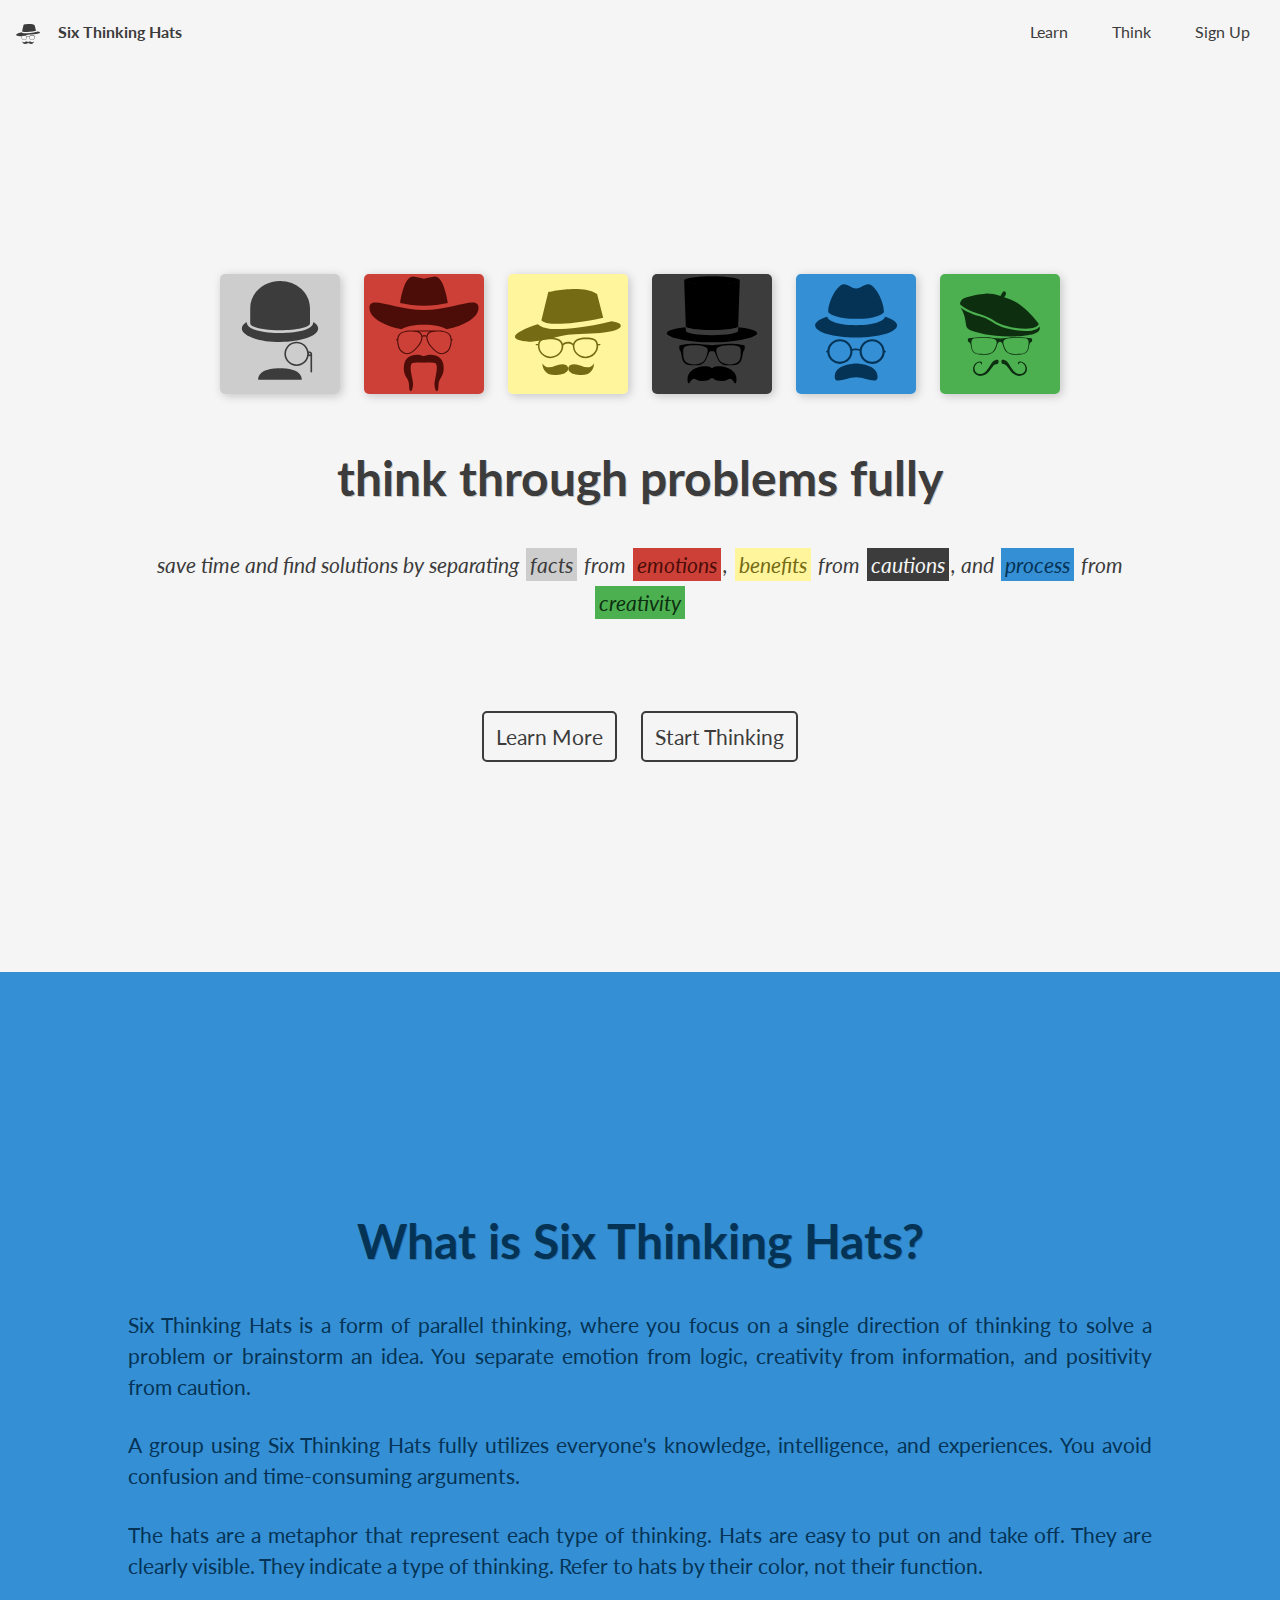
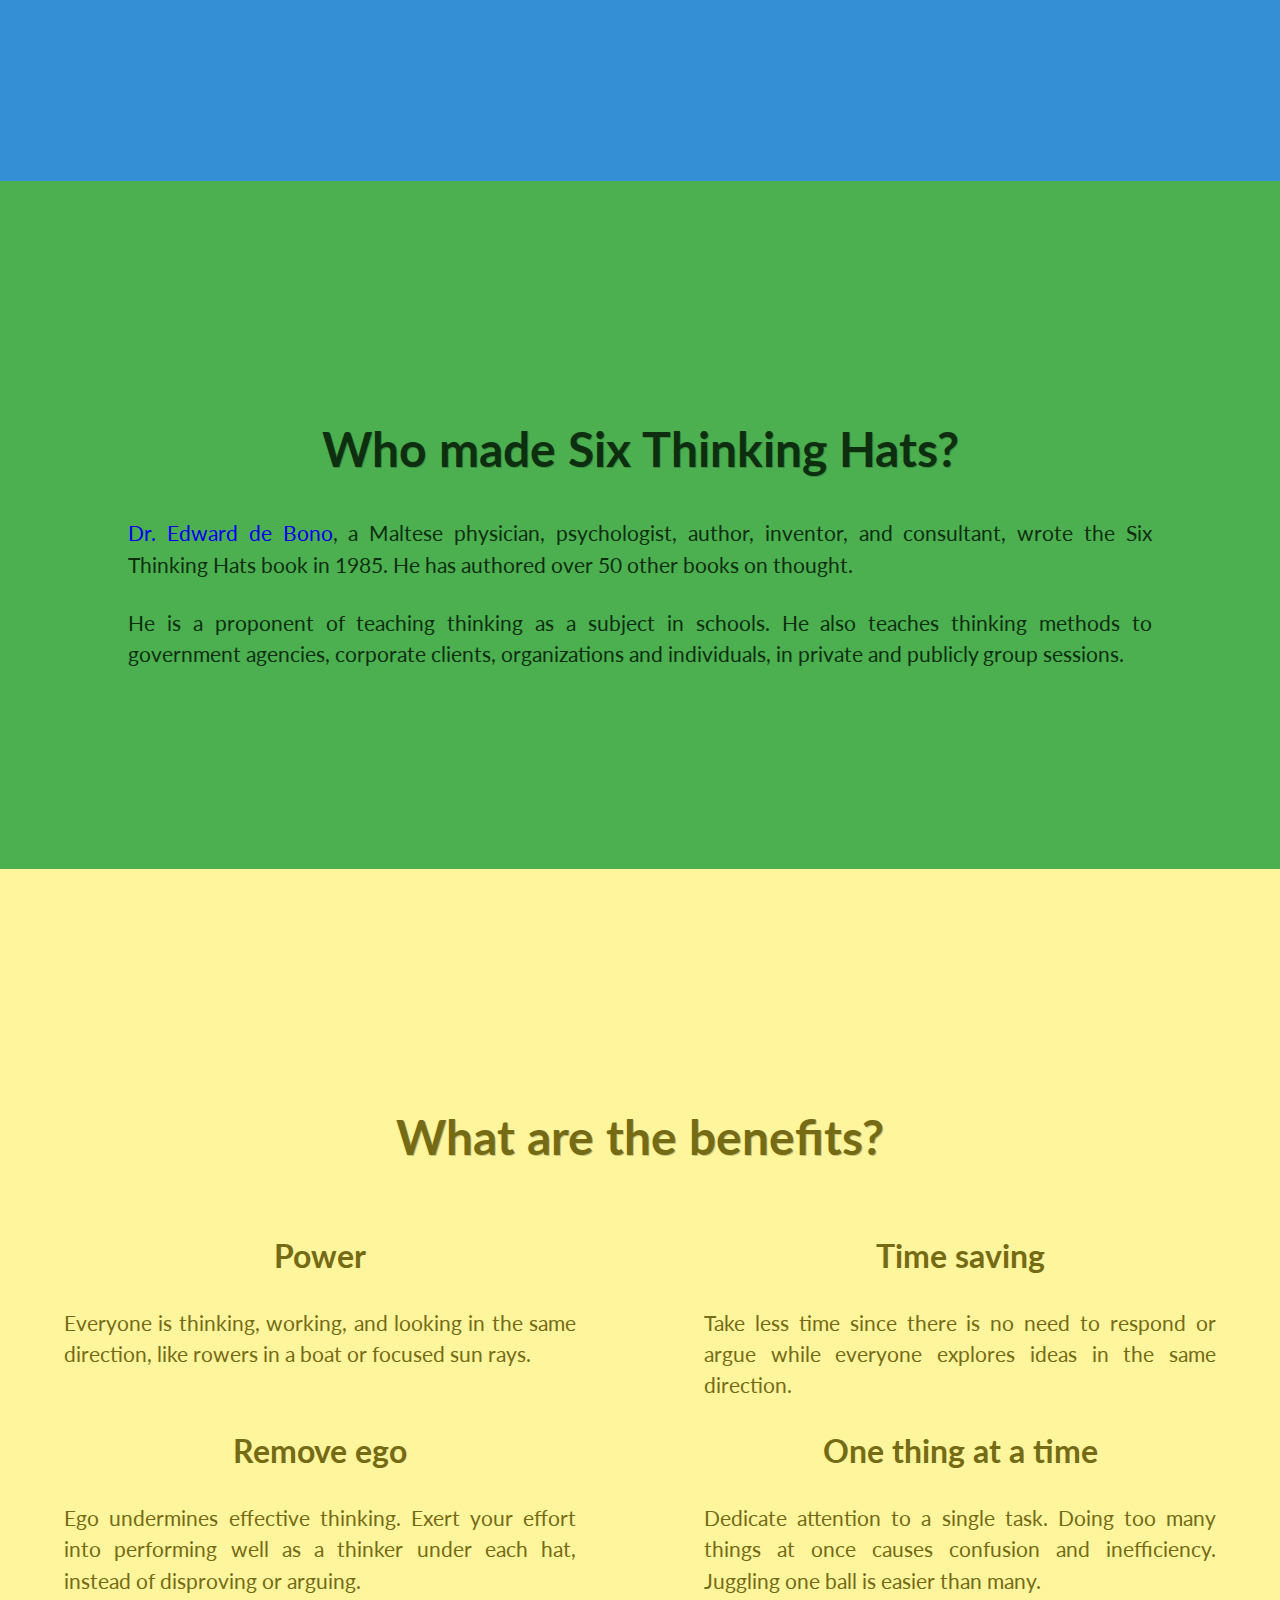
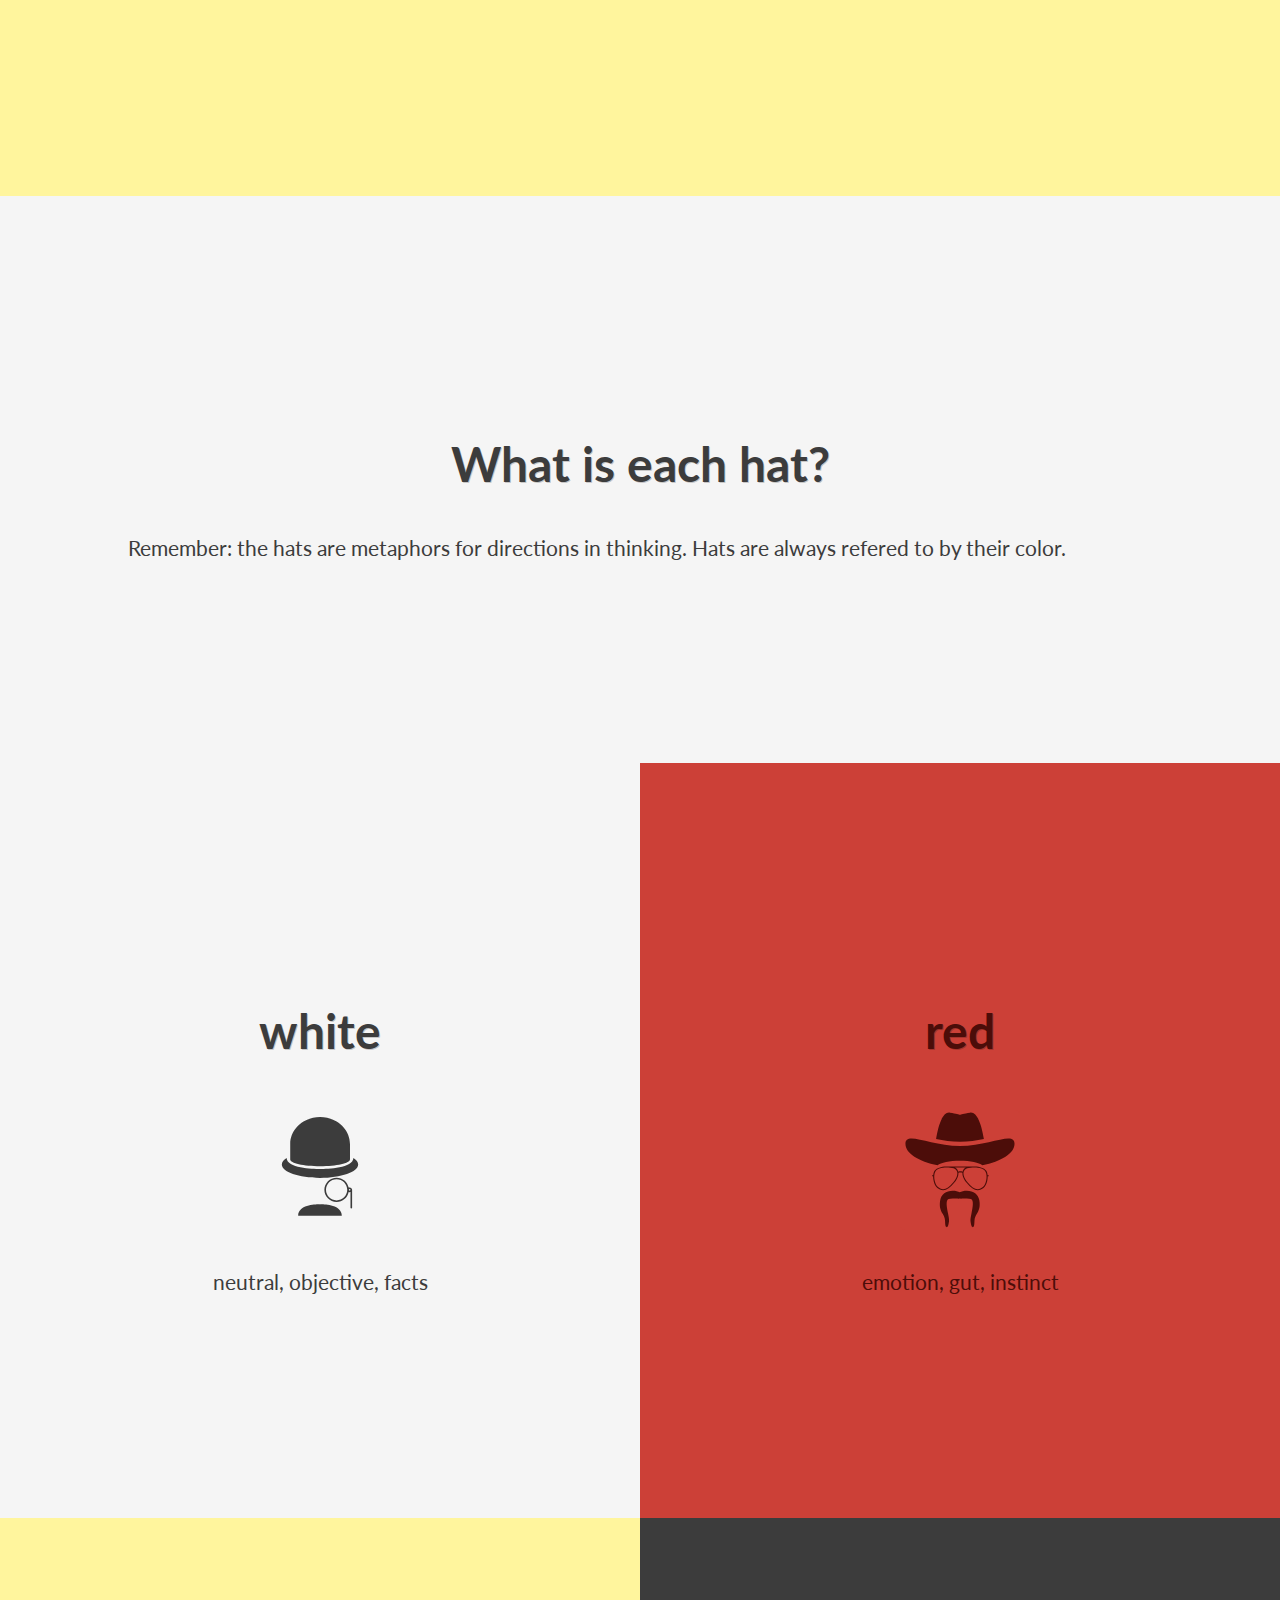
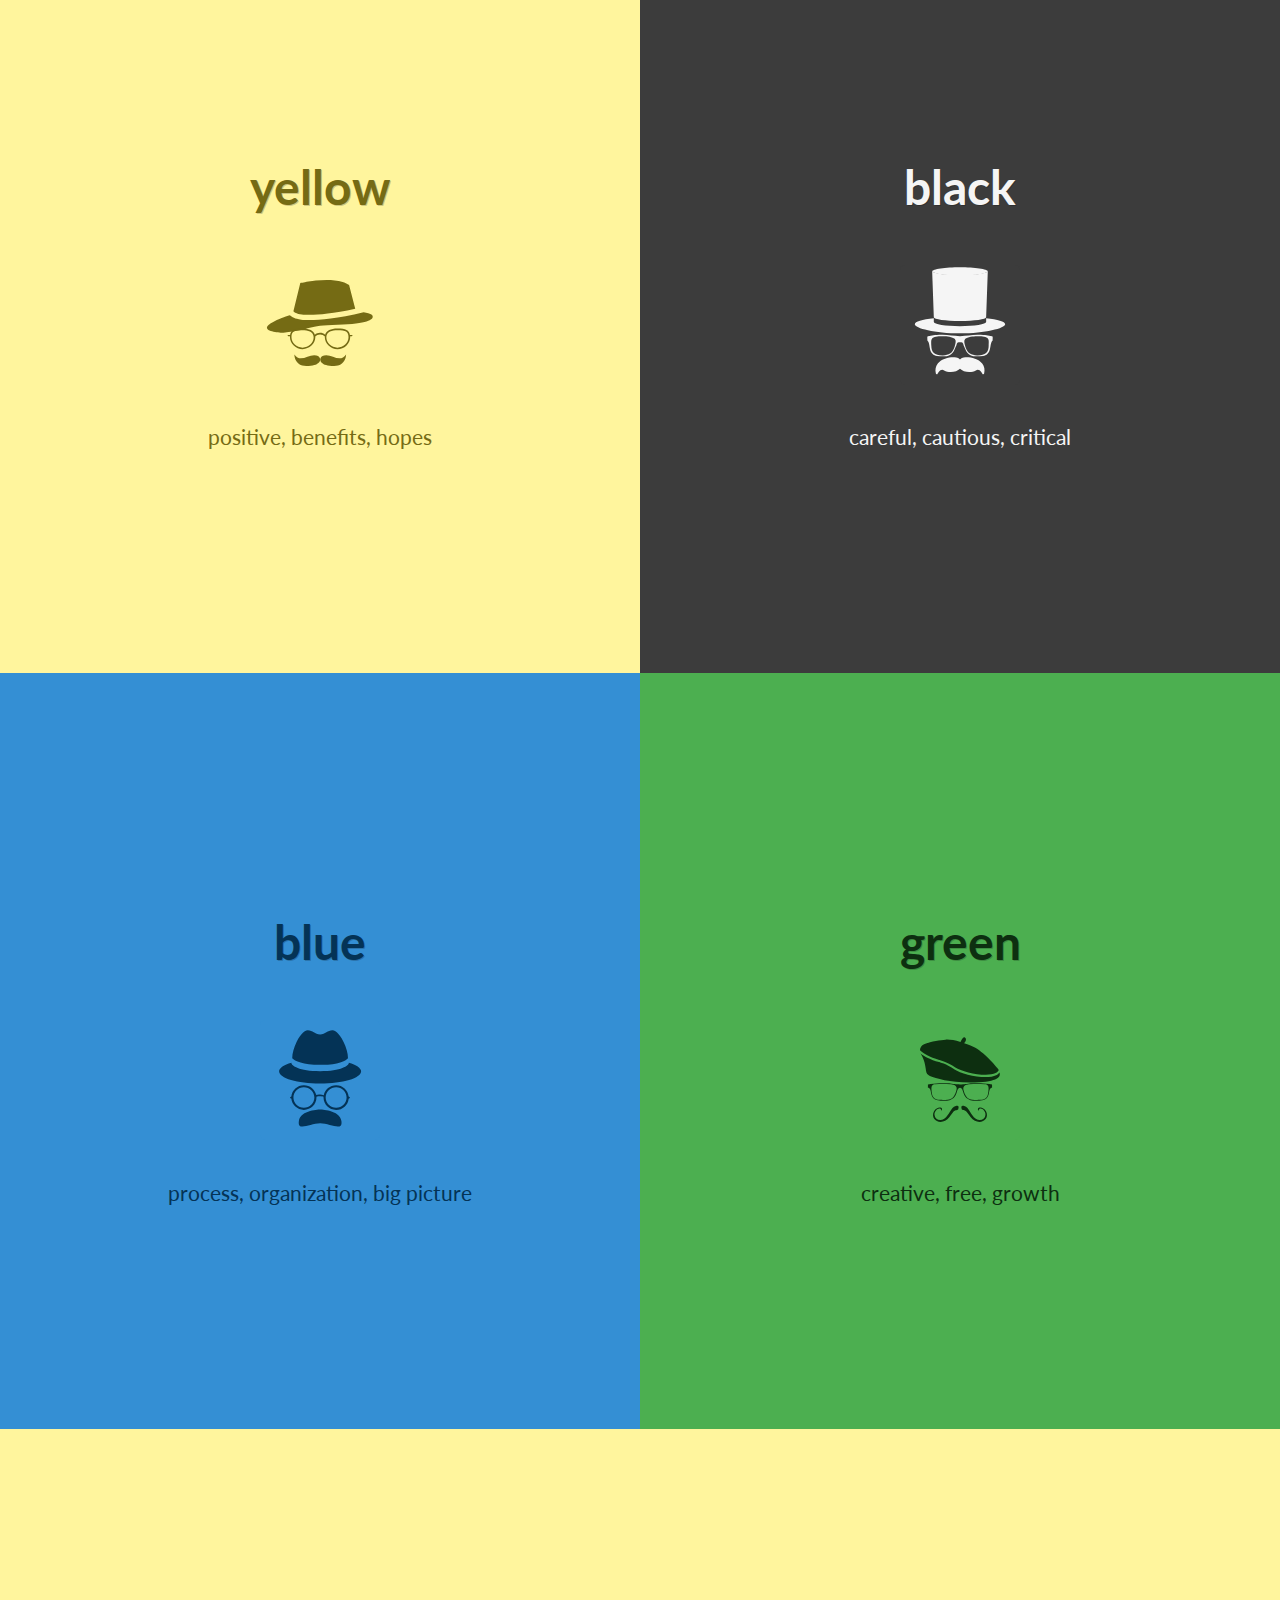
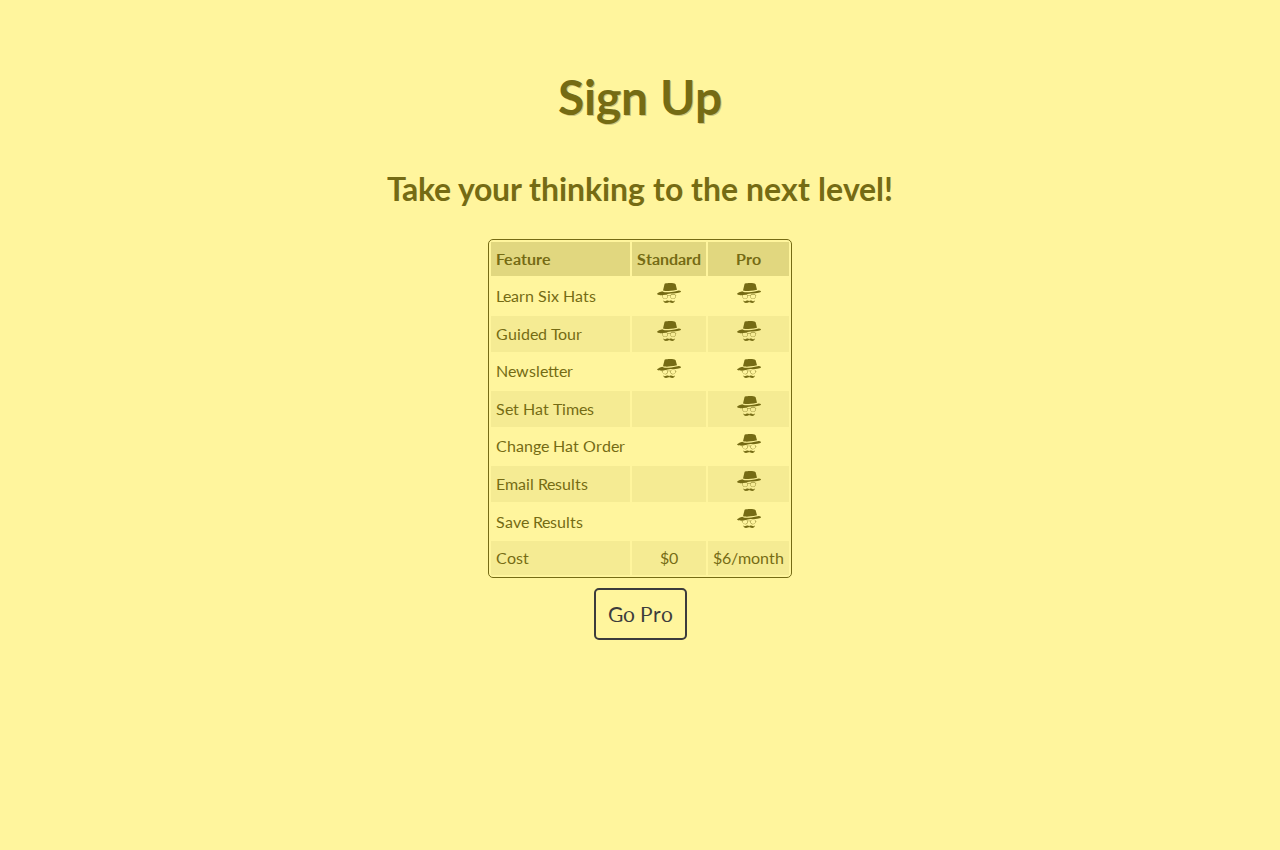
<file: index.html>
<!DOCTYPE html>
<html>
  <head>
    <meta charset="UTF-8">
    <title>Six Thinking Hats</title>
    <meta name="viewport" content="width=device-width, initial-scale=1">
    <link rel='stylesheet prefetch' href='https://fonts.googleapis.com/css?family=Lato:400,700'>
    <link rel="stylesheet" href="css/style.css">
  </head>

<body class="receiveProblemText">

<nav class="clearfix">
  <div class="left">
    <img src="img/yellowhat3.svg" alt="hat icon" />
    <a href="index.html">Six Thinking Hats</a>
  </div>
  <div class="right">
    <a href="#learn">Learn</a>
    <a href="guided-session.html">Think</a>
    <a href="#signup">Sign Up</a>
  </div>
</nav>

<div class="hat white" id="home">
  <div class="">
    <img class="hat-image" src="img/whitehat2.svg" alt="hat">
    <img class="hat-image" src="img/redhat.svg" alt="hat">
    <img class="hat-image" src="img/yellowhat.svg" alt="hat">
    <img class="hat-image" src="img/blackhat.svg" alt="hat">
    <img class="hat-image" src="img/bluehat.svg" alt="hat">
    <img class="hat-image" src="img/greenhat.svg" alt="hat">
  </div>
  <h1>think through problems fully</h1>
  <p class="lead">save time and find solutions by separating <span class="white2">facts</span> from <span class="red">emotions</span>, <span class="yellow">benefits</span> from <span class="black">cautions</span>, and <span class="blue">process</span>    from <span class="green">creativity</span></p>
  <div class="call-to-action">
    <a href="#learn" class="button">Learn More</a>
    <a href="guided-session.html" class="button">Start Thinking</a>
  </div>
</div>

<div class="hat blue learn" id="learn">
  <h1>What is Six Thinking Hats?</h1>
  <p>Six Thinking Hats is a form of parallel thinking, where you focus on a single direction of thinking to solve a problem or brainstorm an idea. You separate emotion from logic, creativity from information, and positivity from caution.</p>
  <p>A group using Six Thinking Hats fully utilizes everyone's knowledge, intelligence, and experiences. You avoid confusion and time-consuming arguments.</p>
  <p>The hats are a metaphor that represent each type of thinking. Hats are easy to put on and take off. They are clearly visible. They indicate a type of thinking. Refer to hats by their color, not their function.</p>
</div>

<div class="hat green learn">
  <h1>Who made Six Thinking Hats?</h1>
  <p><a href="https://en.wikipedia.org/wiki/Edward_de_Bono">Dr. Edward de Bono</a>, a Maltese physician, psychologist, author, inventor, and consultant, wrote the Six Thinking Hats book in 1985. He has authored over 50 other books on thought.</p>
  <p>He is a proponent of teaching thinking as a subject in schools. He also teaches thinking methods to government agencies, corporate clients, organizations and individuals, in private and publicly group sessions.</p>
</div>

<div class="hat yellow learn">
  <h1>What are the benefits?</h1>
  <div class="benefits results">
    <div class="results-group">
      <div class="result">
        <h2>Power</h2>
        <p>Everyone is thinking, working, and looking in the same direction, like rowers in a boat or focused sun rays.</p>
      </div>
      <div class="result">
        <h2>Time saving</h2>
        <p>Take less time since there is no need to respond or argue while everyone explores ideas in the same direction.</p>
      </div>
    </div>
    <div class="results-group">
      <div class="result">
        <h2>Remove ego</h2>
        <p>Ego undermines effective thinking. Exert your effort into performing well as a thinker under each hat, instead of disproving or arguing.</p>
      </div>
      <div class="result">
        <h2>One thing at a time</h2>
        <p>Dedicate attention to a single task. Doing too many things at once causes confusion and inefficiency. Juggling one ball is easier than many.</p>
      </div>
    </div>
  </div>
</div>
<div class="hat white learn">
  <h1>What is each hat?</h1>
  <p>Remember: the hats are metaphors for directions in thinking. Hats are always refered to by their color.</p>
</div>

<div class="results">
  <div class="results-group">
    <div class="hat white result">
      <h1>white</h1>
      <img class="hat-image" src="img/whitehat.svg" alt="hat">
      <p>neutral, objective, facts</p>
    </div>
    <div class="hat red result">
      <h1>red</h1>
      <img class="hat-image" src="img/redhat.svg" alt="hat">
      <p>emotion, gut, instinct</p>
    </div>
  </div>

  <div class="results-group">
    <div class="hat yellow result">
      <h1>yellow</h1>
      <img class="hat-image" src="img/yellowhat.svg" alt="hat">
      <p>positive, benefits, hopes</p>
    </div>
    <div class="hat black result">
      <h1>black</h1>
      <img class="hat-image" src="img/blackhat2.svg" alt="hat">
      <p>careful, cautious, critical</p>
    </div>
  </div>

  <div class="results-group">
    <div class="hat blue result">
      <h1>blue</h1>
      <img class="hat-image" src="img/bluehat.svg" alt="hat">
      <p>process, organization, big picture</p>
    </div>

    <div class="hat green result">
      <h1>green</h1>
      <img class="hat-image" src="img/greenhat.svg" alt="hat">
      <p>creative, free, growth</p>
    </div>
  </div>
</div>

<div class="hat yellow" id="signup">
  <h1>Sign Up</h1>
  <h2>Take your thinking to the next level!</h2>
  <table>
    <tr>
      <th>Feature</th>
      <th>Standard</th>
      <th>Pro</th>
    </tr>
    <tr>
      <td>Learn Six Hats</td>
      <td><img src="img/yellowhat2.svg" alt="hat icon" /></td>
      <td><img src="img/yellowhat2.svg" alt="hat icon" /></td>
    </tr>
    <tr>
      <td>Guided Tour</td>
      <td><img src="img/yellowhat2.svg" alt="hat icon" /></td>
      <td><img src="img/yellowhat2.svg" alt="hat icon" /></td>
    </tr>
    <tr>
      <td>Newsletter</td>
      <td><img src="img/yellowhat2.svg" alt="hat icon" /></td>
      <td><img src="img/yellowhat2.svg" alt="hat icon" /></td>
    </tr>
    <tr>
      <td>Set Hat Times</td>
      <td></td>
      <td><img src="img/yellowhat2.svg" alt="hat icon" /></td>
    </tr>
    <tr>
      <td>Change Hat Order</td>
      <td></td>
      <td><img src="img/yellowhat2.svg" alt="hat icon" /></td>
    </tr>
    <tr>
      <td>Email Results</td>
      <td></td>
      <td><img src="img/yellowhat2.svg" alt="hat icon" /></td>
    </tr>
    <tr>
      <td>Save Results</td>
      <td></td>
      <td><img src="img/yellowhat2.svg" alt="hat icon" /></td>
    </tr>
    <tr>
      <td>Cost</td>
      <td>$0</td>
      <td>$6/month</td>
    </tr>
  </table>
  <a class="button">Go Pro</a>
</div>

</div>
    <script src='https://code.jquery.com/jquery-2.2.4.min.js'></script>
    <script src='js/vue.min.js'></script>
    <script src="js/index.js"></script>
    <script>
      var problem = new Vue({
        el: '.receiveProblemText',
        data: {
          problemText: ''
        }
      })
    </script>
  </body>
</html>
</file>
<file: css/style.css>
*,
*:before,
*:after {
  box-sizing: border-box;
}
body {
  background: #f5f5f5;
  font: normal 1em/1.5 Lato, sans-serif;
  text-align: center;
  margin: 0;
  padding: 0;
}
a {
  text-decoration: none;
}
a:hover {
  text-decoration: underline;
}
nav {
  background-color: #f5f5f5;
  padding: 10px;
}
nav a {
  display: inline-block;
  padding: 10px 20px;
  color: #3c3c3c;
}
.left {
  float: left;
  font-weight: 700;
}
.left img {
  width: 24px;
  position: relative;
  top: 6px;
  left: 6px;
}
.right {
  float: right;
}
h1 {
  font-size: 3em;
  text-shadow: 1px 1px 0 rgba(0,0,0,0.2);
}
.lead {
  font-size: 1.3em;
  line-height: 1.8em;
  font-style: italic;
  width: 80%;
  margin: auto;
}
.lead span {
  padding: 4px;
  margin: 2px;
}
.white2 {
  background-color: #cdcdcd;
}
.call-to-action {
  margin-top: 80px;
}
.button {
  display: inline-block;
  font-size: 1.3em;
  color: #3c3c3c;
  border: 2px solid #3c3c3c;
  padding: 8px 12px;
  margin: 10px;
  border-radius: 5px;
}
.button:hover {
  color: #f5f5f5;
  background-color: #3c3c3c;
}
.hat-image {
  width: 120px;
  margin: 10px;
  border-radius: 5px;
}
#home .hat-image,
#session .hat-image {
  box-shadow: 2px 2px 10px rgba(0,0,0,0.2);
}
h2 {
  font-size: 2em;
}
p,
.point {
  font-size: 1.3em;
}
.learn p {
  width: 80%;
  margin: auto;
  text-align: justify;
  margin-top: 1.3em;
}
.hat {
  padding-top: 200px;
  padding-bottom: 200px;
}
.blue {
  color: #043356;
  background-color: #348fd4;
}
.white {
  color: #3c3c3c;
  background-color: #f5f5f5;
}
.red {
  color: #4c0d09;
  background-color: #cc4037;
}
.yellow {
  color: #756b14;
  background-color: #fff59d;
}
.black {
  color: #f5f5f5;
  background-color: #3c3c3c;
}
.green {
  color: #0d2f10;
  background-color: #4caf50;
}
.benefits p {
  text-align: justify;
}
.session p {
  width: 80%;
  margin: auto;
}
input {
  width: 400px;
  height: 1.8em;
  font-size: 1.3em;
  text-align: center;
  margin-right: 20px;
  border: 2px solid #3c3c3c;
  border-radius: 5px;
  background-color: #fff;
}
.count {
  font-size: 1.3em;
}
.blueList,
.whiteList,
.redList,
.yellowList,
.blackList,
.greenList {
  width: 67%;
  margin: auto;
  text-align: left;
  padding-bottom: 20px;
}
.submitinput {
  width: 400px;
  margin: auto;
  text-align: right;
}
.button-black {
  color: #f5f5f5;
  border: 2px solid #f5f5f5;
}
.button-black:hover {
  color: #3c3c3c;
  background-color: #f5f5f5;
}
#blackInput {
  border: 2px solid #f5f5f5;
}
.next {
  margin-top: 40px;
}
.results {
  display: flex;
  flex-direction: column;
}
.results-group {
  display: flex;
  flex-direction: row;
  width: 100%;
}
.result {
  width: 100%;
}
table {
  text-align: left;
  border: 1px solid #756b14;
  border-radius: 5px;
  margin: auto;
}
table img {
  width: 24px;
}
th,
td {
  padding: 5px;
}
th {
  background-color: #e1d77f;
}
th:nth-child(2),
th:nth-child(3),
td:nth-child(2),
td:nth-child(3) {
  text-align: center;
}
tr:nth-child(odd) {
  background-color: #f5eb93;
}
.clearfix:after {
  content: "";
  display: table;
  clear: both;
  overflow: auto;
}
@media screen and (max-width: 900px) {
  .results-group {
    flex-direction: column;
  }
}
@media screen and (max-width: 700px) {
  h1 {
    font-size: 2em;
  }
  .lead {
    font-size: 1em;
  }
  h2 {
    font-size: 1.67em;
  }
  p {
    font-size: 1em;
  }
}
@media screen and (max-width: 500px) {
  .left,
  .right {
    float: none;
  }
  .left {
    border-bottom: 2px solid #3c3c3c;
  }
  nav {
    border-bottom: none;
  }
  nav a {
    display: block;
  }
  #home {
    padding-top: 100px;
    clear: both;
  }
  .submitinput,
  input {
    width: 300px;
  }
}
</file>
